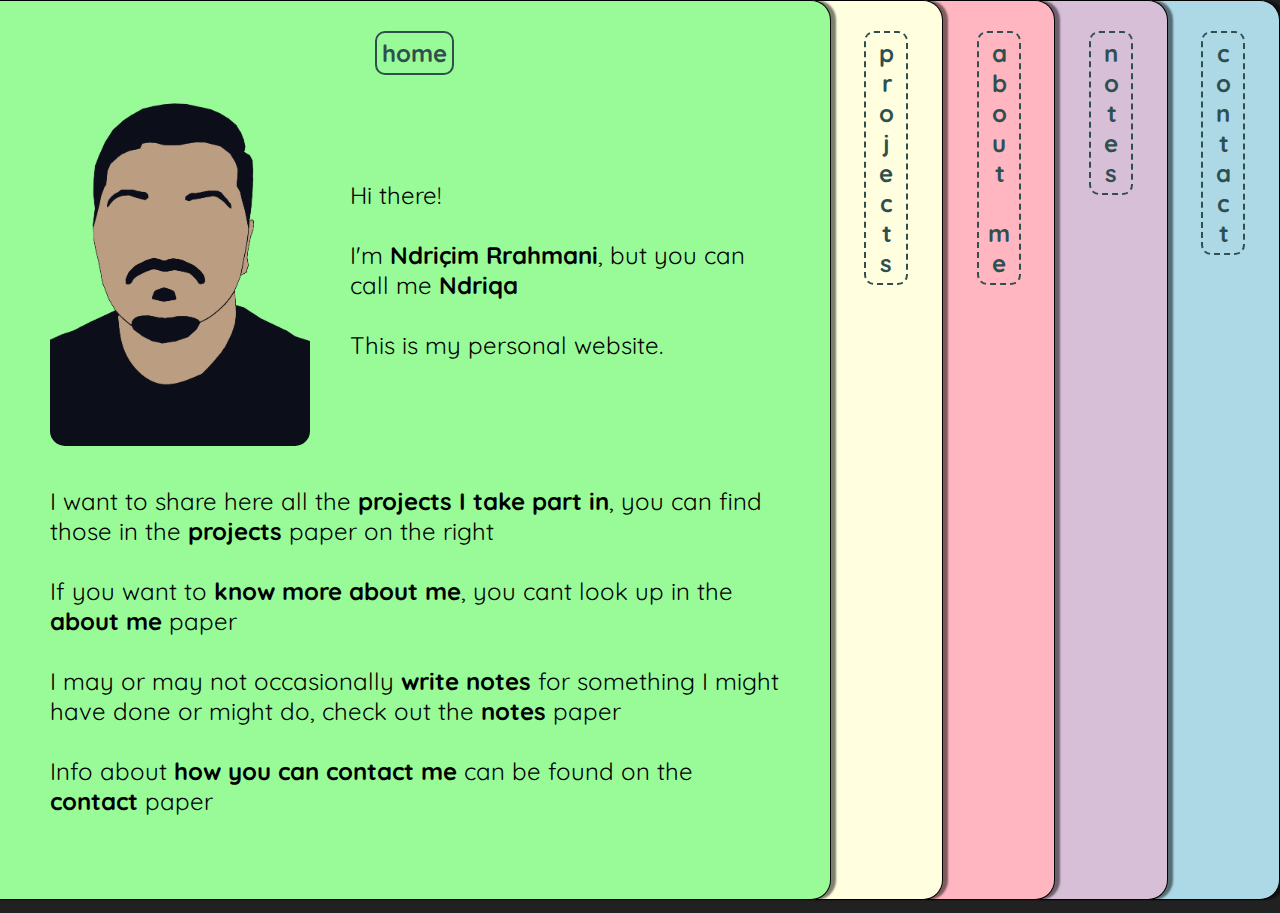
<file: index.html>
<!DOCTYPE html>
<html lang="en">

<head>
    <meta charset="UTF-8">
    <meta http-equiv="X-UA-Compatible" content="IE=edge">
    <meta name="viewport" content="width=device-width, initial-scale=1.0">
    <title>ndriqa</title>
    <link rel="stylesheet" href="./styles/style.css">
    <link rel="stylesheet" href="./styles/style_about.css">
    <link rel="stylesheet" href="./styles/style_projects.css">
    <link rel="stylesheet" href="./styles/style_notes.css">
    <link rel="stylesheet" href="./styles/style_contact.css">
    <link rel="icon" href="./assets/images/logo.png">
    <script src="./app/ClassWatcher.js"></script>
</head>

<body>
    <div class="folder">
        <div id="home" class="paper active" onclick="paperSelect(0)">
            <div class="title_holder horizontal_title">
                <p class="page_title">home</p>
            </div>
            <div class="page page_visible">
                <div id="introduction">
                    <div class="image">
                        <img src="./assets/images/vectorProfile.png" alt="my vector profile pic">
                    </div>
                    <div class="text">
                        <p>Hi there!</p>
                        <br>
                        <p>I'm <strong>Ndriçim Rrahmani</strong>, but you can call me <strong>Ndriqa</strong></p>
                        <br>
                        <p>This is my personal website. </p>
                    </div>
                </div>
                <div class="text">
                    <p>I want to share here all the <strong>projects I take part in</strong>, you can find those in the
                        <strong>projects</strong> paper on the right
                    </p>
                    <br>
                    <p>If you want to <strong>know more about me</strong>, you cant look up in the <strong>about
                            me</strong> paper</p>
                    <br>
                    <p>I may or may not occasionally <strong>write notes</strong> for something I might have done or
                        might do, check out the <strong>notes</strong> paper</p>
                    <br>
                    <p>Info about <strong>how you can contact me</strong> can be found on the <strong>contact</strong>
                        paper</p>
                </div>
            </div>
        </div>
        <div id="projects" class="paper" onclick="paperSelect(1)">
            <div class="title_holder">
                <p class="page_title">projects</p>
            </div>
            <div class="page">
                <div class="container">
                    <div class="project">
                        <h2 class="project_title">Color Picker
                            <ul class="project_tags">
                                <li class="tag">Android</li>
                                <li class="tag">Kotlin</li>
                                <li class="tag">Firebase</li>
                            </ul>
                        </h2>
                        <h3 class="project_description">
                            Android app to store favorite colors to your personal palette
                        </h3>
                        <a href="./projects/0008/colorpicker.html">Click here to see more</a>
                    </div>
                    <div class="project">
                        <h2 class="project_title">Godot Tileset Generator
                            <ul class="project_tags">
                                <li class="tag">Godot</li>
                                <li class="tag">Java</li>
                                <li class="tag">Tileset</li>
                            </ul>
                        </h2>
                        <h3 class="project_description">
                            Generate Godot Tileset using only 3-tile tileset
                        </h3>
                        <a href="./projects/0007/GodotTilesetGenerator.html">Click here to see more</a>
                    </div>
                    <div class="project">
                        <h2 class="project_title">Word Game: Asociacionet
                            <ul class="project_tags">
                                <li class="tag">HTML</li>
                                <li class="tag">CSS</li>
                                <li class="tag">JavaScript</li>
                            </ul>
                        </h2>
                        <h3 class="project_description">
                            Popular word game, mostly known from Kosovo's TV show Oxygen Show
                        </h3>
                        <a href="./projects/0006/Asociacionet.html">Click here to see more</a>
                    </div>
                    <div class="project">
                        <h2 class="project_title">School Tools
                            <ul class="project_tags">
                                <li class="tag">HTML</li>
                                <li class="tag">CSS</li>
                                <li class="tag">JavaScript</li>
                            </ul>
                        </h2>
                        <h3 class="project_description">
                            Some school tools to help students and teachers visialize their lessons </h3>
                        <a href="./projects/0005/schooltools.html">Click here to see more</a>
                    </div>
                    <div class="project">
                        <h2 class="project_title">fallingRain
                            <ul class="project_tags">
                                <li class="tag">Kotlin</li>
                            </ul>
                        </h2>
                        <h3 class="project_description">
                            A cool animation using Kotlin to simulate falling rain </h3>
                        <a href="./projects/0004FallingRain/fallingRain.html">Click here to see more</a>
                    </div>
                    <div class="project">
                        <h2 class="project_title">AgeApp
                            <ul class="project_tags">
                                <li class="tag">HTML</li>
                                <li class="tag">CSS</li>
                                <li class="tag">JavaScript</li>
                            </ul>
                        </h2>
                        <h3 class="project_description">
                            You can check out some interesting stats about your age.
                        </h3>
                        <a href="./projects/0003AgeApp/AgeApp.html">Click here to see more</a>
                    </div>
                    <div class="project">
                        <h2 class="project_title">ViziSquareFX
                            <ul class="project_tags">
                                <li class="tag">JavaFX</li>
                                <li class="tag">XML</li>
                            </ul>
                        </h2>
                        <h3 class="project_description">
                            Java/JavaFX app for kids to play around with multiplication table with nice visuals
                        </h3>
                        <a href="./projects/0002ViziSquareFX/ViziSquareFX.html">Click here to see more</a>
                    </div>
                    <div class="project">
                        <h2 class="project_title">rgbColors
                            <ul class="project_tags">
                                <li class="tag">Android</li>
                                <li class="tag">Kotlin</li>
                            </ul>
                        </h2>
                        <h3 class="project_description">
                            This is an android app made with Kotlin to showcase the use of sliders
                        </h3>
                        <a href="./projects/0001rgbcolors/rgbColors.html">Click here to see more</a>
                    </div>
                </div>
            </div>
        </div>
        <div id="about" class="paper" onclick="paperSelect(2)">
            <div class="title_holder">
                <p class="page_title">about me</p>
            </div>
            <div class="page">
                <div id="faqs">
                    <div class="faq opened" onclick="openAnswer(event)">
                        <p class="question">basic info...</p>
                        <ul class="answer">
                            <li>born on 5 november 1998.</li>
                            <li>raised with a passion for problem solving.</li>
                            <li>lived in gjilan for the majority of my life</li>
                            <li>went to "xhavit ahmeti" high school</li>
                            <li>studied computer sciences at university of prishtina</li>
                        </ul>
                    </div>
                    <div class="faq" onclick="openAnswer(event)">
                        <p class="question">what are some of my programming skills?</p>
                        <ul class="answer">
                            <li>kotlin, java, android</li>
                            <li>css, html, javascript.</li>
                            <li>sql, php</li>
                            <li>godot, gdscript</li>
                        </ul>
                    </div>
                    <div class="faq" onclick="openAnswer(event)">
                        <p class="question">what do i like to do outside of programming?</p>
                        <ul class="answer">
                            <li>i like to play valorant.</li>
                            <li>sometimes i craft things with small electronics.</li>
                            <li>i like drawing and creative stuff building.</li>
                            <li>also watch anime and read manga</li>
                        </ul>
                    </div>
                    <div class="faq" onclick="openAnswer(event)">
                        <p class="question">what are my strong points?</p>
                        <ul class="answer">
                            <li>critical thinking.</li>
                            <li>team player.</li>
                            <li>self dependent when needed.</li>
                            <li>always give credit where credit is due</li>
                        </ul>
                    </div>
                    <div class="faq" onclick="openAnswer(event)">
                        <p class="question">what are my pet peeves?</p>
                        <ul class="answer">
                            <li>people not giving credit credit.</li>
                            <li>excuses and not taking responsibility</li>
                            <li>loud sounds.</li>
                        </ul>
                    </div>
                    <div class="faq" onclick="openAnswer(event)">
                        <p class="question">what are my ambitions?</p>
                        <ul class="answer">
                            <li>leaving this world better than how i found it.</li>
                            <li>being the first to solve a world class problem</li>
                            <li>being at my best at all times</li>
                        </ul>
                    </div>
                    <div class="faq" onclick="openAnswer(event)">
                        <p class="question">what am i thankful for?</p>
                        <ul class="answer">
                            <li>my whole FAMILY for supporting me all the way through</li>
                            <li>my FRIENDS for making my life so much livelier and happier</li>
                            <li>each and everyone at TENTON for giving me the chance to prove myself, their time for anything i needed help with and much more</li>
                            <li>my PROFFESSORS for giving me the knowledge and helping me polish the work ethics to get into the industry</li>
                            <li>STACKOVERFLOW</li>
                            <li>GOOGLE</li>
                        </ul>
                    </div>
                </div>
            </div>
            <script src="./app/about.js"></script>
        </div>
        <div id="notes" class="paper" onclick="paperSelect(3)">
            <div class="title_holder">
                <p class="page_title">notes</p>
            </div>
            <div class="page">
                <div class="note_container">
                    <div id="shuffle" class="noselect" onclick="shuffleNotes()">
                        <p>shuffle notes &lt; &gt;</p>
                    </div>
                    <div class="hidden"></div>
                    <div class="note reddy noselect">
                        <div class="note_title">
                            Reddy
                        </div>
                        <div class="note_body">
                            This website is made entirely on pure HTML/CSS/JS using no frameworks. It goes to show how
                            much possibility is there to express your creativity
                        </div>
                    </div>
                    <div class="note greeny noselect">
                        <div class="note_title">
                            Greeny
                        </div>
                        <div class="note_body">
                            The titles of these notes were the same colors their backgrounds are cuz I'm too lazy to
                            think other ones. Creative, right?
                        </div>
                    </div>
                    <div class="note bluey noselect">
                        <div class="note_title">
                            Bluey
                        </div>
                        <div class="note_body">
                            Do you like this page? you can go into the "contact me" paper to tell me if you like it, I
                            would be glad to hear your thoughts!
                        </div>
                    </div>
                    <div class="note yellowy noselect">
                        <div class="note_title">
                            Yellowy
                        </div>
                        <div class="note_body">
                            I will probably write something important here, in the future, but I'll leave it like this
                            for a now. Don't forget to check out my other projects!
                        </div>
                    </div>
                </div>
            </div>
            <script src="./app/notes.js"></script>
        </div>
        <div id="contact" class="paper" onclick="paperSelect(4)">
            <div class="title_holder">
                <p class="page_title">contact</p>
            </div>
            <div class="page">
                <div class="card_holder">
                    <div class="card">
                        <div class="card_head">
                            <div class="card_img">
                                <img src="./assets/icons/email.png" alt="card icon">
                            </div>
                            <h3 class="card_title">email</h3>
                        </div>
                        <div class="card_body">
                            <p>If you want to directly contact me about anything, you can email me <a target="_blank"
                                    href="mailto::ndricimrrahmani@gmail.com">here</a>. I'll get back to you as soon as I
                                can!</p>
                        </div>
                    </div>
                    <div class="card">
                        <div class="card_head">
                            <div class="card_img">
                                <img src="./assets/icons/git.png" alt="git icon">
                            </div>
                            <h3 class="card_title">github</h3>
                        </div>
                        <div class="card_body">
                            <p>I try to share as many personal projects as I can on github, so, if you want you can
                                click <a target="_blank" href="https://www.github.com/ndriqa">here</a> to visit my
                                github page</p>
                        </div>
                    </div>
                    <div class="card">
                        <div class="card_head">
                            <div class="card_img">
                                <img src="./assets/icons/yt.png" alt="youtube icon">
                            </div>
                            <h3 class="card_title">youtube</h3>
                        </div>
                        <div class="card_body">
                            <p>I might occasionally make videos about a piece of software, art or something else
                                entirely. <a target="_blank" href="https://www.youtube.com/ndriqa">Here</a> is my
                                youtube channel</p>
                        </div>
                    </div>
                    <div class="card">
                        <div class="card_head">
                            <div class="card_img">
                                <img src="./assets/icons/tw.png" alt="twitter icon">
                            </div>
                            <h3 class="card_title">twitter</h3>
                        </div>
                        <div class="card_body">
                            <p><a target="_blank" href="https://www.twitter.com/ndriqimrrahmani">Here</a> is my twitter
                                account. I tweet sometimes, retweet most of the time, and also you can message me there,
                                if the email thing seems too formal for you</p>
                        </div>
                    </div>
                </div>
            </div>
        </div>
    </div>

    <script src="./app/app.js"></script>
</body>

</html>
</file>
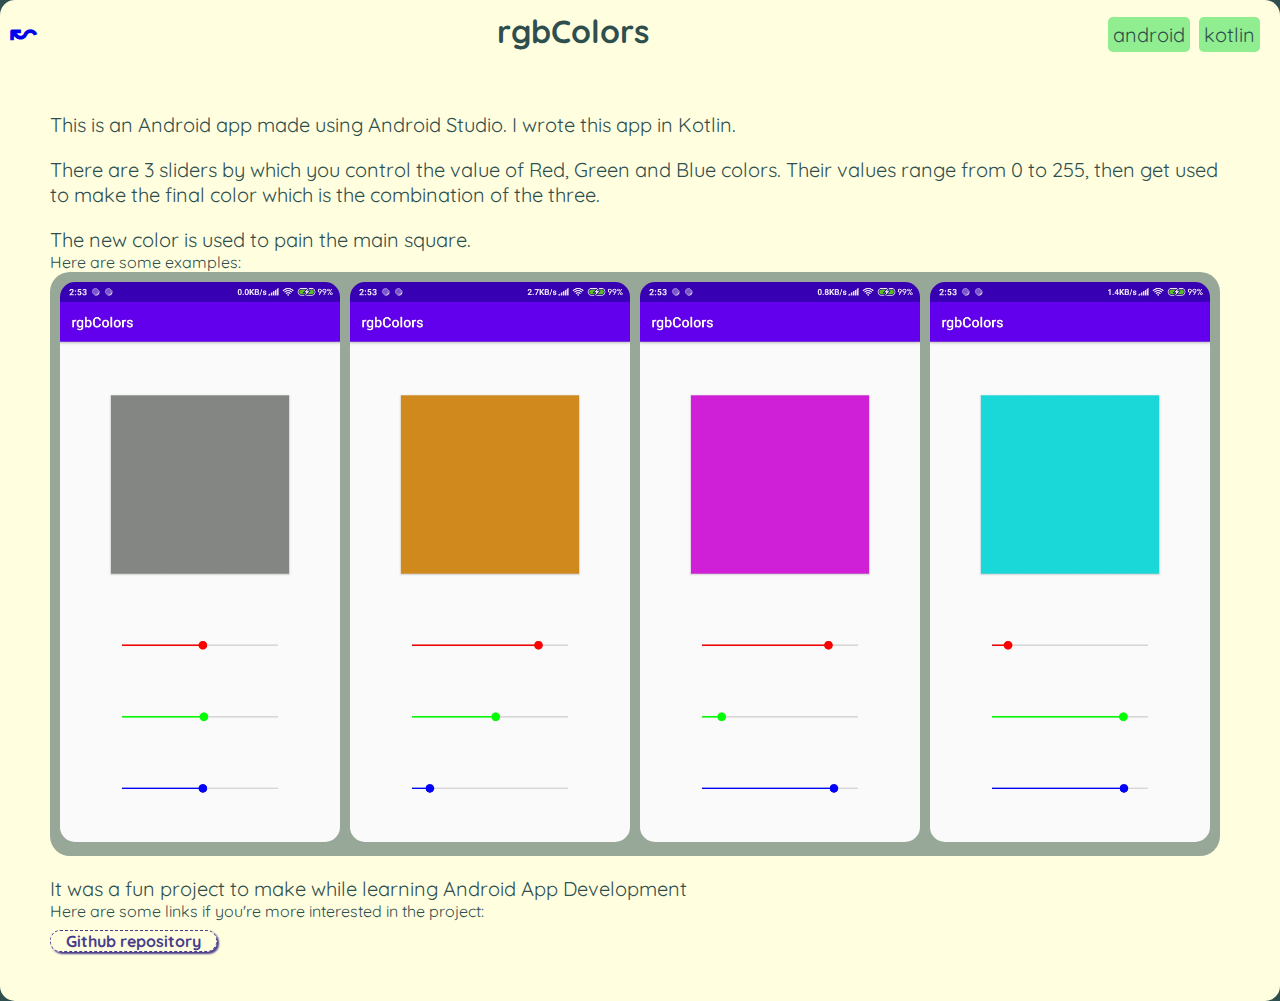
<file: projects/0001rgbcolors/rgbColors.html>
<!DOCTYPE html>
<html lang="en">

<head>
    <title>rgbColors</title>
    <link rel="icon" href="../../assets/images/logo.png">
    <meta charset="utf-8">
    <meta name="viewport" content="width=device-width, initial-scale=1">
    <link rel="stylesheet" href="../0000project/proj.css">
    <script src="../0000project/proj.js"></script>
</head>

<body>
    <main>
        <div class="project">
            <h1 class="title">
                <a href="../../index.html">&#x219C;</a>    
                rgbColors 
                <ul class="tags">
                    <li class="tag">android</li>
                    <li class="tag">kotlin</li>
                </ul>
            </h1>
            
            <div class="page">
                <p>This is an Android app made using Android Studio. 
                    I wrote this app in Kotlin.
                </p>
                <p>There are 3 sliders by which you control the value of Red, Green and Blue colors.
                    Their values range from 0 to 255, then get used to make the final color which is the combination of the three.
                </p>
                <p>The new color is used to pain the main square.</p>
    
                <label for="images">Here are some examples:</label>
                <div id="images" class="images">
                    <div onclick="imageClick(event)" class="img"><img src="./1.jpg" alt="example pic"></div>
                    <div onclick="imageClick(event)" class="img"><img src="./2.jpg" alt="example pic"></div>
                    <div onclick="imageClick(event)" class="img"><img src="./3.jpg" alt="example pic"></div>
                    <div onclick="imageClick(event)" class="img"><img src="./4.jpg" alt="example pic"></div>
                </div>
                <p>It was a fun project to make while learning Android App Development</p>
                
                <label for="links">Here are some links if you're more interested in the project: </label>
                <ul id="links">
                    <li><a href="https://github.com/ndriqa/rgbColors" target="_blank">Github repository</a></li>
                </ul>    
            </div>
        </div>
    </main>
</body>

</html>
</file>
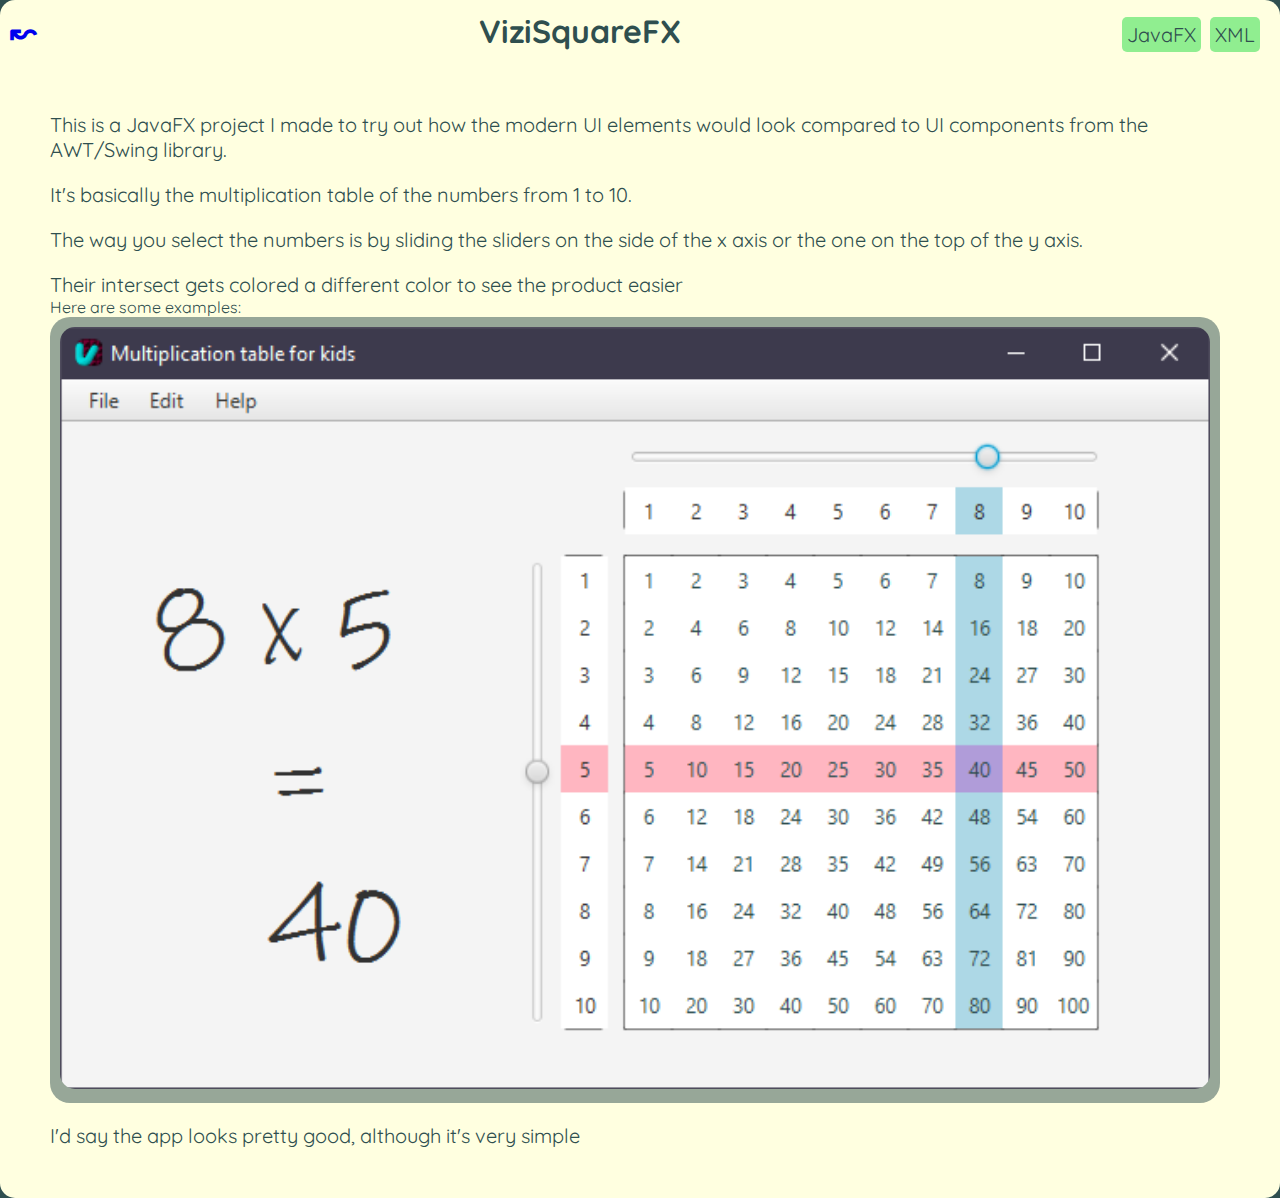
<file: projects/0002ViziSquareFX/ViziSquareFX.html>
<!DOCTYPE html>
<html lang="en">

<head>
    <title>ViziSquareFX</title>
    <link rel="icon" href="../../assets/images/logo.png">
    <meta charset="utf-8">
    <meta name="viewport" content="width=device-width, initial-scale=1">
    <link rel="stylesheet" href="../0000project/proj.css">
    <script src="../0000project/proj.js"></script>
</head>

<body>
    <main>
        <div class="project">
            <h1 class="title">
                <a href="../../index.html">&#x219C;</a>    
                ViziSquareFX 
                <ul class="tags">
                    <li class="tag">JavaFX</li>
                    <li class="tag">XML</li>
                </ul>
            </h1>
            
            <div class="page">
                <p>This is a JavaFX project I made to try out how the modern UI elements would look
                    compared to UI components from the AWT/Swing library.
                </p>
                <p>It's basically the multiplication table of the numbers from 1 to 10.</p>
                <p>The way you select the numbers is by sliding the sliders on the side of the x 
                    axis or the one on the top of the y axis. 
                </p>
                <p>Their intersect gets colored a different color to see the product easier</p>
        
                <label for="images">Here are some examples:</label>
                <div id="images" class="images">
                    <div onclick="imageClick(event)" class="img"><img src="./example.png" alt="example pic"></div>
                </div>
                
                <p>I'd say the app looks pretty good, although it's very simple</p>
            </div>
        </div>
    </main>
</body>

</html>
</file>
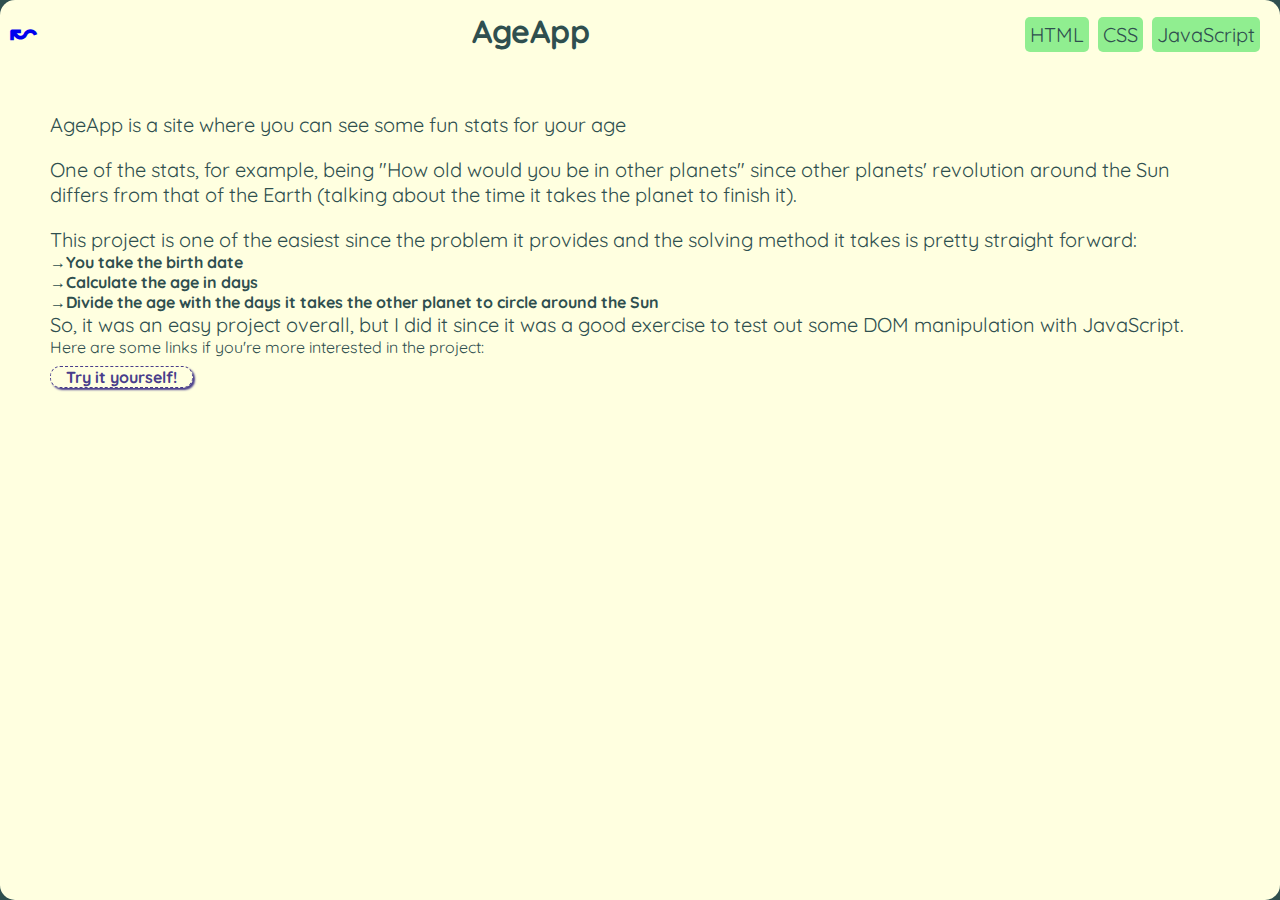
<file: projects/0003AgeApp/AgeApp.html>
<!DOCTYPE html>
<html lang="en">

<head>
    <title>AgeApp</title>
    <link rel="icon" href="../../assets/images/logo.png">
    <meta charset="utf-8">
    <meta name="viewport" content="width=device-width, initial-scale=1">
    <link rel="stylesheet" href="../0000project/proj.css">
    <script src="../0000project/proj.js"></script>
</head>

<body>
    <main>
        <div class="project">
            <h1 class="title">
                <a href="../../index.html">&#x219C;</a>    
                AgeApp 
                <ul class="tags">
                    <li class="tag">HTML</li>
                    <li class="tag">CSS</li>
                    <li class="tag">JavaScript</li>
                </ul>
            </h1>
            
            <div class="page">
                <p>AgeApp is a site where you can see some fun stats for your age</p>
                <p>One of the stats, for example, being "How old would you be in other planets" since
                    other planets' revolution around the Sun differs from that of the Earth
                    (talking about the time it takes the planet to finish it).
                </p>
                <p>This project is one of the easiest since the problem it provides and the solving method it takes
                    is pretty straight forward:
                </p>
                <ul class="list">
                    <li>You take the birth date</li>
                    <li>Calculate the age in days</li>
                    <li>Divide the age with the days it takes the other planet to circle around the Sun</li>
                </ul>
                <p>So, it was an easy project overall, but I did it since it was a good exercise
                    to test out some DOM manipulation with JavaScript.
                </p>
        
                <label for="links">Here are some links if you're more interested in the project: </label>
                <ul id="links">
                    <li><a href="http://ageapp.ndriqa.com" target="_blank">Try it yourself!</a></li>
                </ul>    
            </div>
        </div>
    </main>
</body>

</html>
</file>
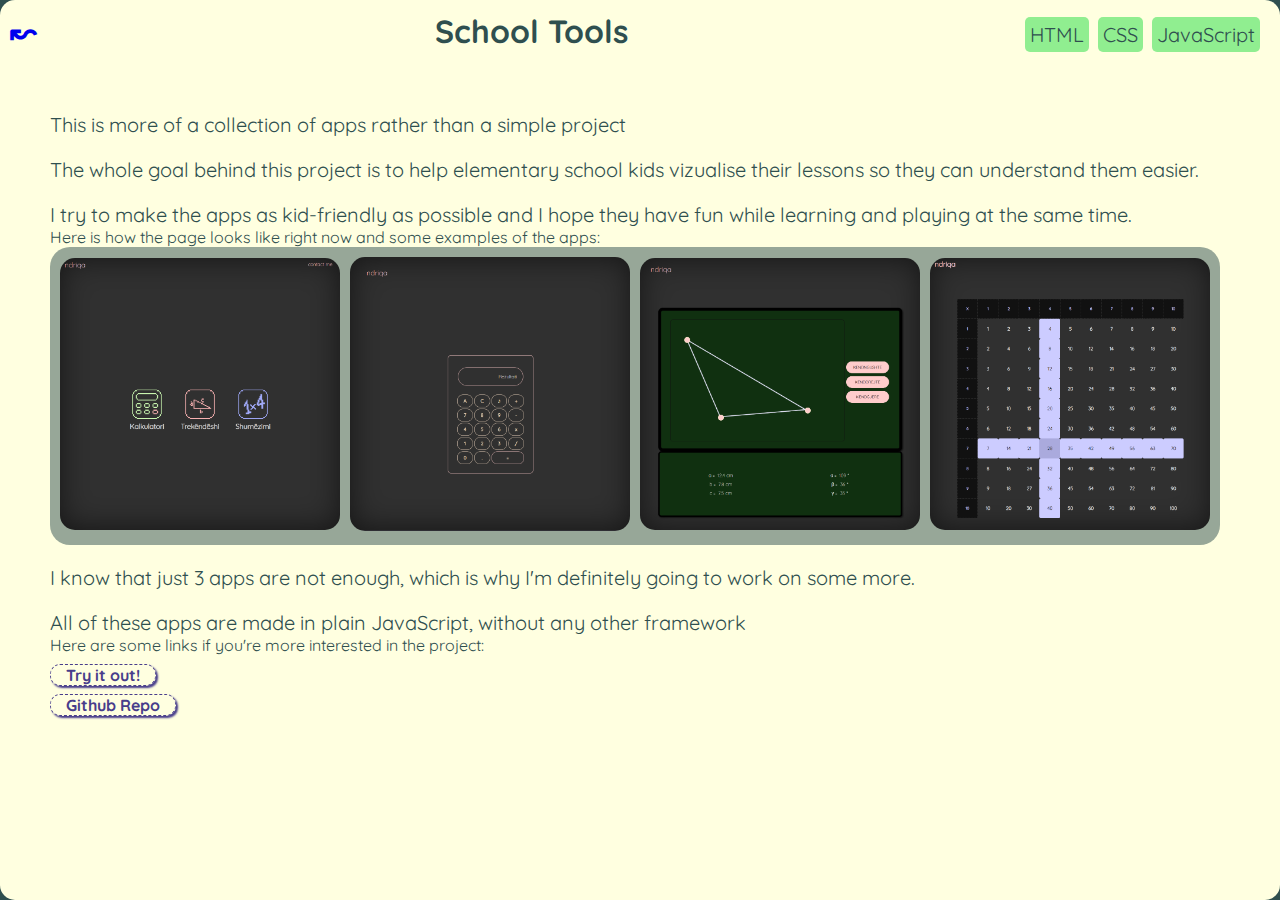
<file: projects/0005/schooltools.html>
<!DOCTYPE html>
<html lang="en">

<head>
    <title>School Tools</title>
    <link rel="icon" href="../../assets/images/logo.png">
    <meta charset="utf-8">
    <meta name="viewport" content="width=device-width, initial-scale=1">
    <link rel="stylesheet" href="../0000project/proj.css">
    <script src="../0000project/proj.js"></script>
</head>

<body>
    <main>
        <div class="project">
            <h1 class="title">
                <a href="../../index.html">&#x219C;</a>    
                School Tools 
                <ul class="tags">
                    <li class="tag">HTML</li>
                    <li class="tag">CSS</li>
                    <li class="tag">JavaScript</li>
                </ul>
            </h1>
            
            <div class="page">
                <p>This is more of a collection of apps rather than a simple project</p>
                <p>The whole goal behind this project is to help elementary school kids vizualise their lessons 
                    so they can understand them easier.
                </p>
                <p>I try to make the apps as kid-friendly as possible and I hope they have fun while learning and 
                    playing at the same time.
                </p>
        
                <label for="images">Here is how the page looks like right now and some examples of the apps:</label>
                <div id="images" class="images">
                    <div onclick="imageClick(event)" class="img"><img src="./example1.png" alt="example pic"></div>
                    <div onclick="imageClick(event)" class="img"><img src="./example2.png" alt="example pic"></div>
                    <div onclick="imageClick(event)" class="img"><img src="./example3.png" alt="example pic"></div>
                    <div onclick="imageClick(event)" class="img"><img src="./example4.png" alt="example pic"></div>
                </div>

                <p>I know that just 3 apps are not enough, which is why I'm definitely going to work
                    on some more.
                </p>
                <p>All of these apps are made in plain JavaScript, without any other framework</p>
    
                <label for="links">Here are some links if you're more interested in the project: </label>
                <ul id="links">
                    <li><a href="http://tools.ndriqa.com" target="_blank">Try it out!</a></li>
                    <li><a href="https://github.com/ndriqa/school-tools" target="_blank">Github Repo</a></li>
                </ul>    
            </div>
        </div>
    </main>
</body>

</html>
</file>
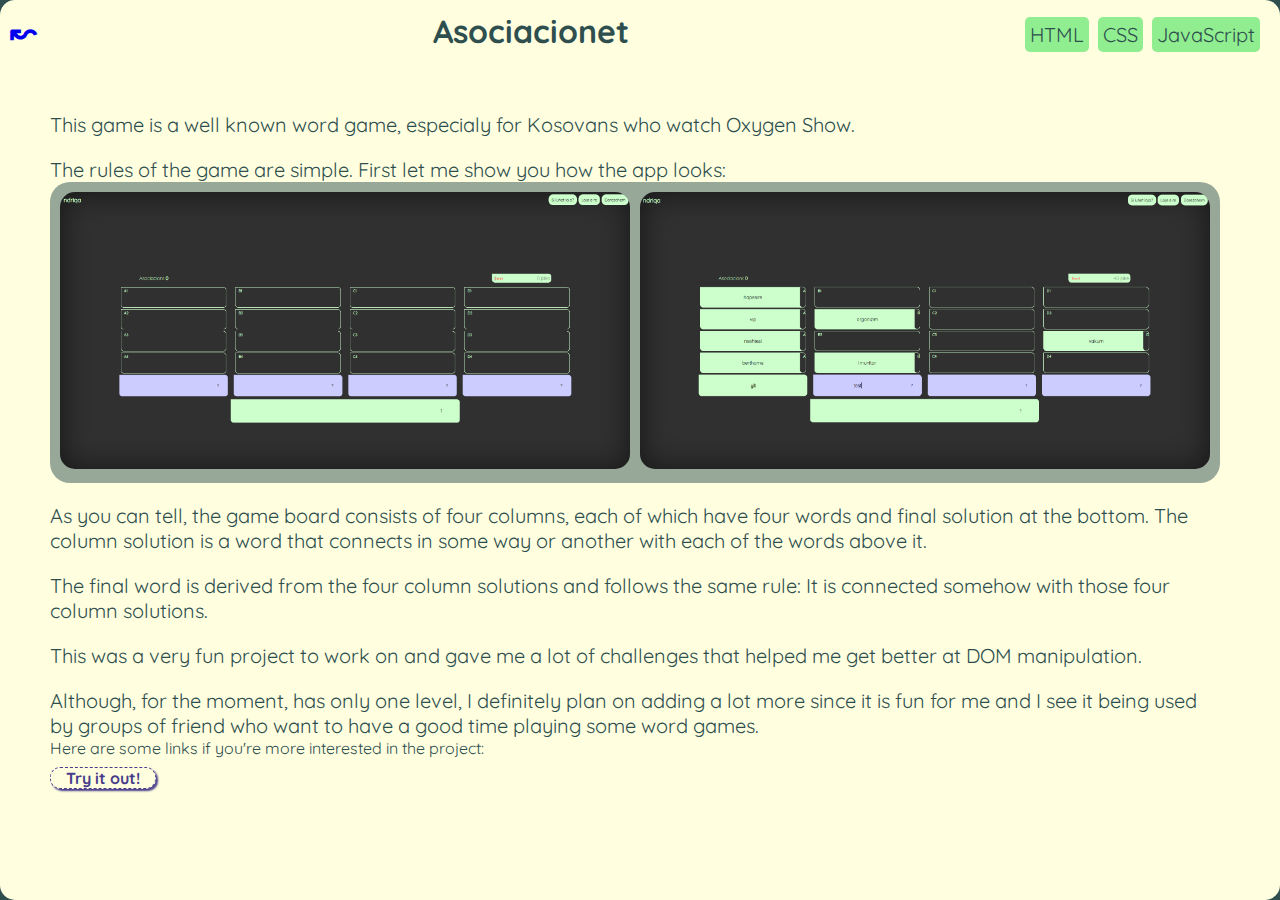
<file: projects/0006/Asociacionet.html>
<!DOCTYPE html>
<html lang="en">

<head>
    <title>Asociacionet</title>
    <link rel="icon" href="../../assets/images/logo.png">
    <meta charset="utf-8">
    <meta name="viewport" content="width=device-width, initial-scale=1">
    <link rel="stylesheet" href="../0000project/proj.css">
    <script src="../0000project/proj.js"></script>
</head>

<body>
    <main>
        <div class="project">
            <h1 class="title">
                <a href="../../index.html">&#x219C;</a>
                Asociacionet
                <ul class="tags">
                    <li class="tag">HTML</li>
                    <li class="tag">CSS</li>
                    <li class="tag">JavaScript</li>
                </ul>
            </h1>

            <div class="page">
                <p>This game is a well known word game, especialy for Kosovans who watch
                    Oxygen Show.
                </p>
                <p>The rules of the game are simple. <label for="images">First
                        let me show you how the app looks:
                    </label></p>
                        <div id="images" class="images">
                    <div onclick="imageClick(event)" class="img"><img src="./example1.png" alt="example pic"></div>
                    <div onclick="imageClick(event)" class="img"><img src="./example2.png" alt="example pic"></div>
                </div>
                <p>As you can tell, the game board consists of four columns, each of which have four
                    words and final solution at the bottom. The column solution is a word that
                    connects in some way or another with each of the words above it.
                </p>
                <p>The final word is derived from the four column solutions and follows the same rule: It is
                    connected somehow with those four column solutions.
                </p>
                <p>This was a very fun project to work on and gave me a lot of challenges that helped me get
                    better at DOM manipulation.
                </p>
                <p>Although, for the moment, has only one level, I definitely plan on adding a lot more
                    since it is fun for me and I see it being used by groups of friend who want to have a
                    good time playing some word games.
                </p>
    
                <label for="links">Here are some links if you're more interested in the project: </label>
                <ul id="links">
                    <li><a href="http://fjalet.ndriqa.com" target="_blank">Try it out!</a></li>
                </ul>
            </div>
        </div>
    </main>
</body>

</html>
</file>
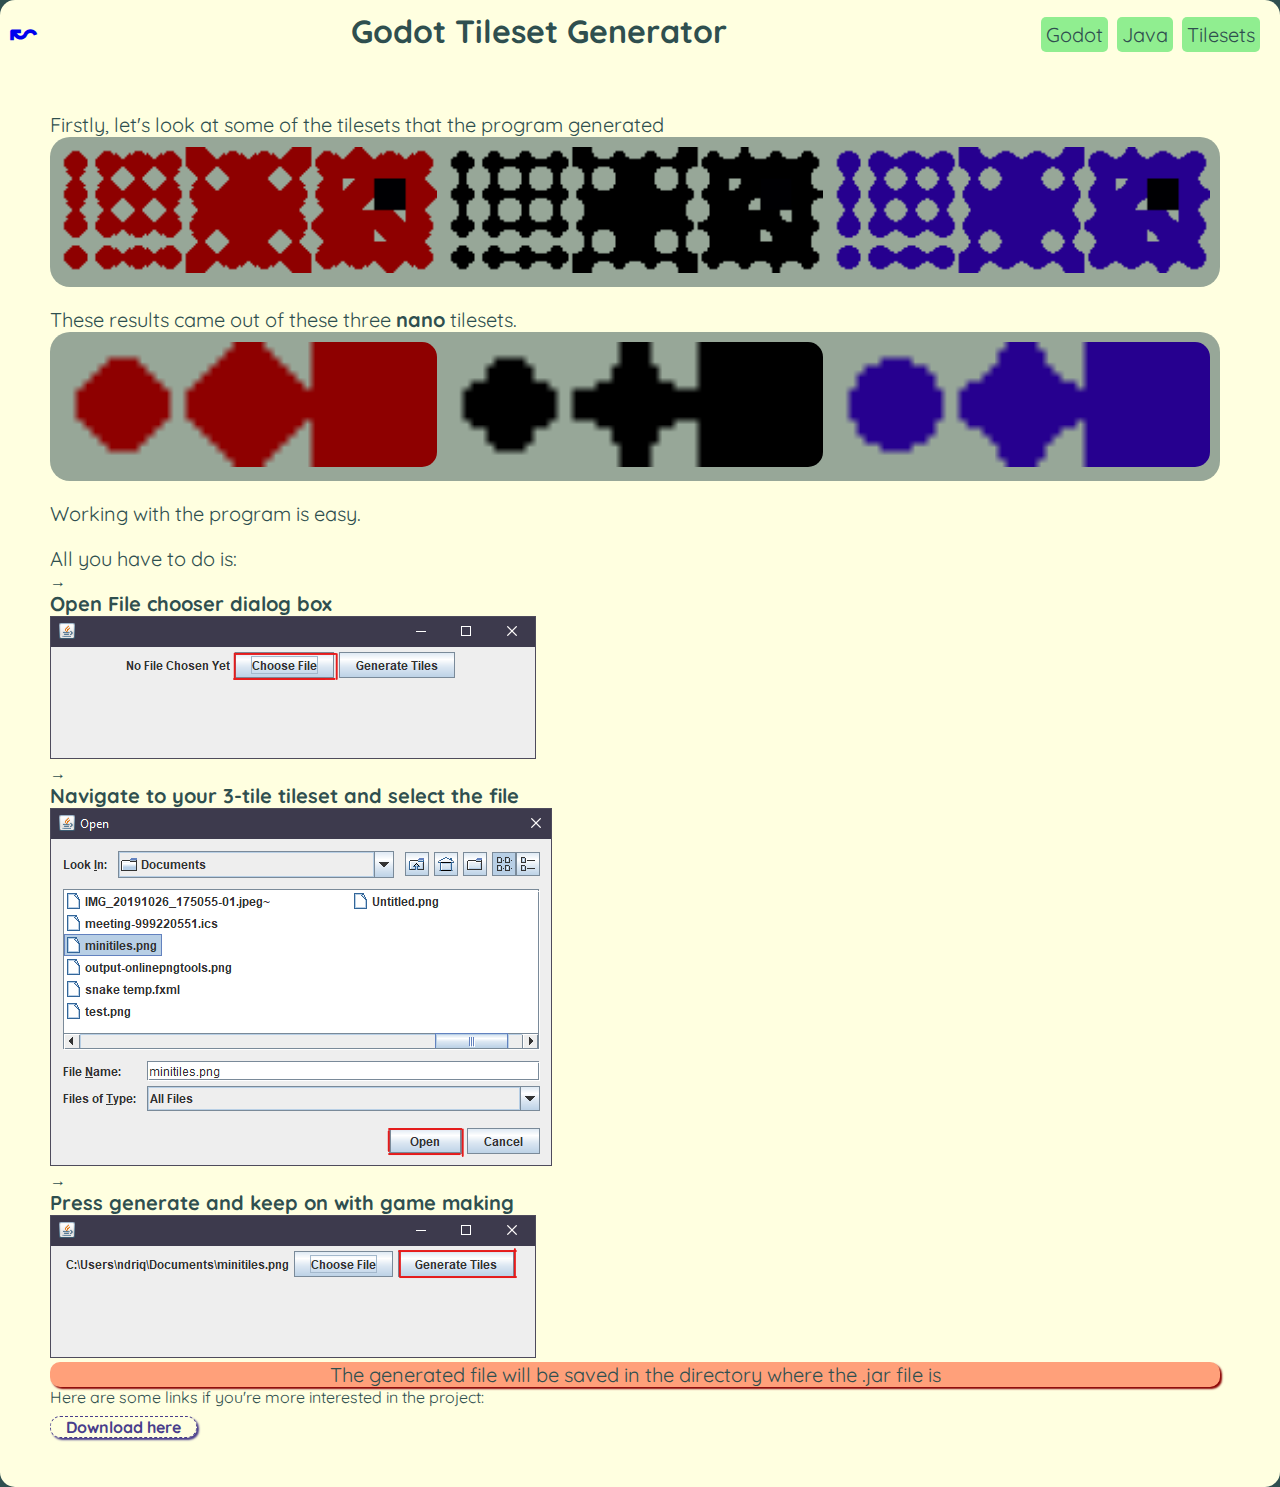
<file: projects/0007/GodotTilesetGenerator.html>
<!DOCTYPE html>
<html lang="en">

<head>
    <title>Godot Tileset Generator</title>
    <link rel="icon" href="../../assets/images/logo.png">
    <meta charset="utf-8">
    <meta name="viewport" content="width=device-width, initial-scale=1">
    <link rel="stylesheet" href="../0000project/proj.css">
    <script src="../0000project/proj.js"></script>
</head>

<body>
    <main>
        <div class="project">
            <h1 class="title">
                <a href="../../index.html">&#x219C;</a>
                Godot Tileset Generator
                <ul class="tags">
                    <li class="tag">Godot</li>
                    <li class="tag">Java</li>
                    <li class="tag">Tilesets</li>
                </ul>
            </h1>

            <div class="page">
                <p>Firstly, let's look at some of the tilesets <label for="images">that the program generated</label>
                </p>
                <div id="images" class="images">
                    <div class="img"><img onclick="imageClick(event)" src="./example1.png" alt="example pic"></div>
                    <div class="img"><img onclick="imageClick(event)" src="./example2.png" alt="example pic"></div>
                    <div class="img"><img onclick="imageClick(event)" src="./example3.png" alt="example pic"></div>
                </div>
                <p>These results came out of these three <strong>nano</strong> tilesets.</p>
                <div id="images" class="images">
                    <div class="img"><img onclick="imageClick(event)" src="./mini1.png" alt="example pic"></div>
                    <div class="img"><img onclick="imageClick(event)" src="./mini2.png" alt="example pic"></div>
                    <div class="img"><img onclick="imageClick(event)" src="./mini3.png" alt="example pic"></div>
                </div>

                <p>Working with the program is easy.</p>
                <p>All you have to do is: </p>
                <ul class="list">
                    <li>
                        <p>Open File chooser dialog box</p>
                        <img src="./tut1.png" alt="tutorial 1">
                    </li>
                    <li>
                        <p>Navigate to your 3-tile tileset and select the file</p>
                        <img src="./tut2.png" alt="tutorial 1">
                    </li>
                    <li>
                        <p>Press generate and keep on with game making</p>
                        <img src="./tut3.png" alt="tutorial 1">
                    </li>
                </ul>

                <p class="warning">The generated file will be saved in the directory where the .jar file is
                </p>

                <label for="links">Here are some links if you're more interested in the project: </label>
                <ul id="links">
                    <li><a href="https://github.com/ndriqa/NanoTilesGodot" target="_blank">Download here</a></li>
                </ul>
            </div>
        </div>
    </main>
</body>

</html>
</file>
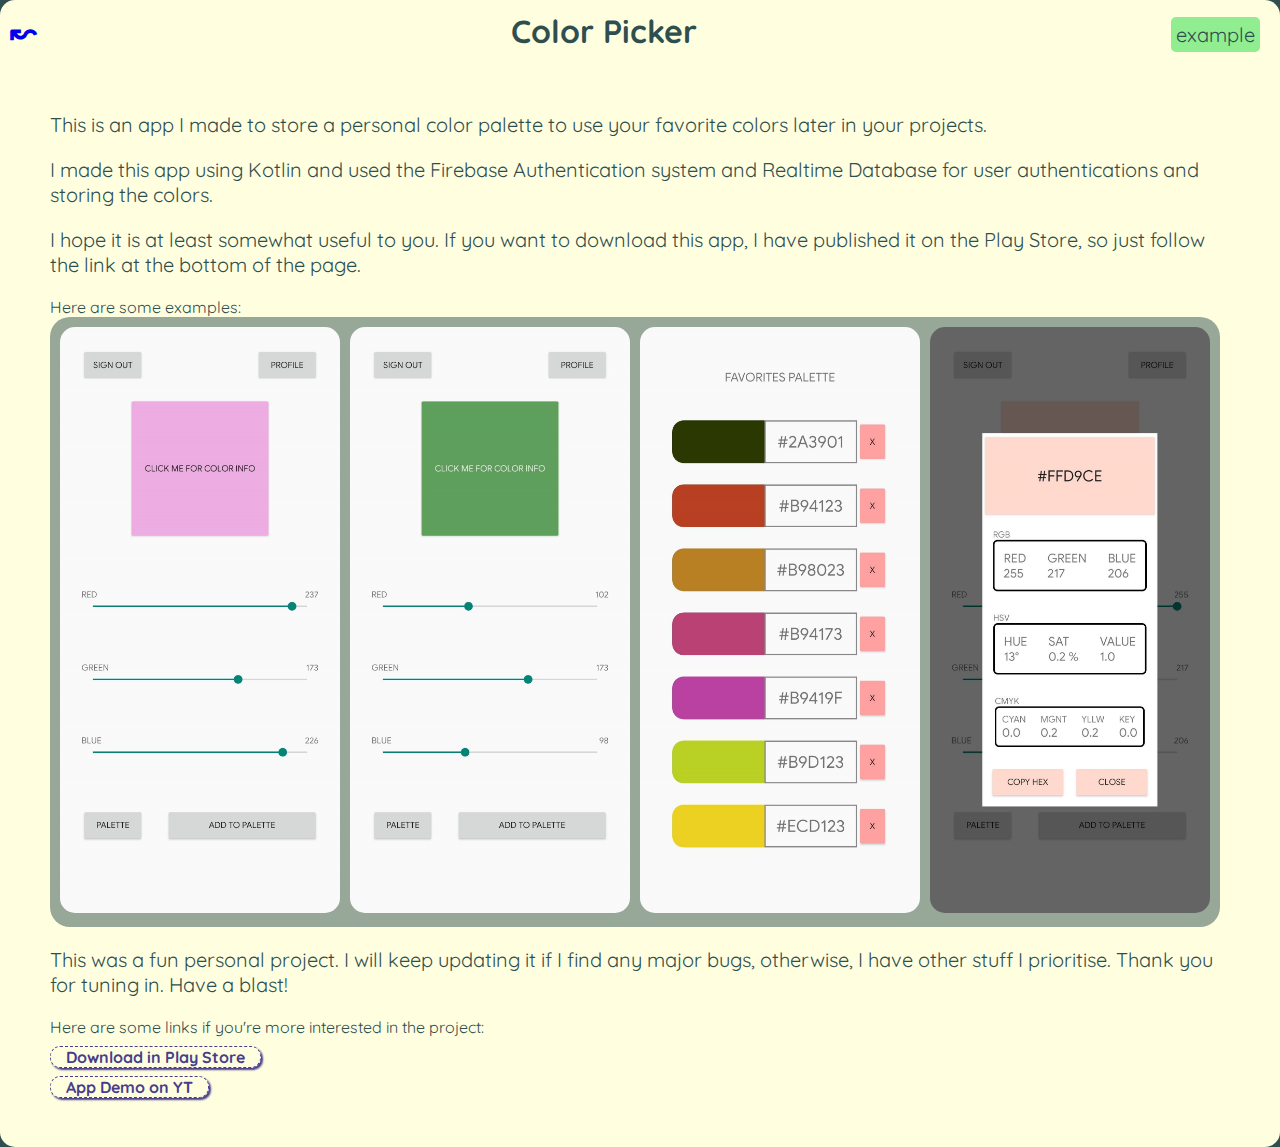
<file: projects/0008/colorpicker.html>
<!DOCTYPE html>
<html lang="en">

<head>
    <title>Color Picker</title>
    <link rel="icon" href="../../assets/images/logo.png">
    <meta charset="utf-8">
    <meta name="viewport" content="width=device-width, initial-scale=1">
    <link rel="stylesheet" href="../0000project/proj.css">
    <script src="../0000project/proj.js"></script>
</head>

<body>
    <main>
        <div class="project">
            <h1 class="title">
                <a href="../../index.html">&#x219C;</a>    
                Color Picker 
                <ul class="tags">
                    <li class="tag">example</li>
                </ul>
            </h1>
            
            <div class="page">
                <p>This is an app I made to store a personal color palette to use your favorite colors later in your projects.</p>
                <p>I made this app using Kotlin and used the Firebase Authentication system and Realtime Database for user authentications and storing the colors.</p>
                <p>I hope it is at least somewhat useful to you. If you want to download this app, I have published it on the Play Store, so just follow the link at the bottom of the page.</p>
                <p></p>

                <label for="images">Here are some examples:</label>
                <div id="images" class="images">
                    <div onclick="imageClick(event)" class="img"><img src="./1.jpg" alt="example pic"></div>
                    <div onclick="imageClick(event)" class="img"><img src="./2.jpg" alt="example pic"></div>
                    <div onclick="imageClick(event)" class="img"><img src="./3.jpg" alt="example pic"></div>
                    <div onclick="imageClick(event)" class="img"><img src="./4.jpg" alt="example pic"></div>
                </div>
                
                <p>This was a fun personal project. I will keep updating it if I find any major bugs, otherwise, I have other stuff I prioritise. Thank you for tuning in. Have a blast!</p>
                <p></p>

                <label for="links">Here are some links if you're more interested in the project: </label>
                <ul id="links">
                    <li><a href="https://play.google.com/store/apps/details?id=com.ndriqa.colorpicker" target="_blank">Download in Play Store</a></li>
                    <li><a href="https://youtu.be/fWolqYQzh_M" target="_blank">App Demo on YT</a></li>
                </ul>    
            </div>
        </div>
    </main>
</body>

</html>
</file>
<file: styles/style.css>
@import url('https://fonts.googleapis.com/css2?family=Quicksand:wght@300;400;500;600;700&display=swap');
@import url('https://fonts.googleapis.com/css2?family=Patrick+Hand&display=swap');

:root {
    --my-dark: #212121;
}

* {
    padding: 0;
    margin: 0;
    box-sizing: border-box;
    font-family: 'Quicksand', sans-serif;
}

html {
    overflow: hidden;
}

body {
    width: 100%;
    height: 100vh;
    background-color: var(--my-dark);
}

.folder {
    width: 100%;
    min-height: 100vh;
    display: flex;
    align-items: stretch;
    justify-content: stretch;
}

.paper {
    position: relative;
    border: 1px solid black;
    border-left: none;
    flex: 1;
    transition: flex 0.5s cubic-bezier(0.5, 0, 0, 1);
    box-sizing: border-box;
}

.active {
    flex: 15;
}

.page {
    display: none;
    position: relative;
    height: 100%;
}

.clickable {
    cursor: pointer;
    transition: all 0.5s cubic-bezier(0.5, 0, 0, 1);
}

.clickable:hover {
    box-shadow: 10px 0px 4px rgba(0, 0, 0, 0.5);
}

#home {
    background-color: palegreen;
    z-index: 5;
}

#projects {
    background-color: lightyellow;
    z-index: 4;
}

#about {
    background-color: lightpink;
    z-index: 3;
}

#notes {
    background-color: thistle;
    z-index: 2;
}

#contact {
    background-color: lightblue;
    z-index: 1;
}

.title_holder {
    width: 100%;
    display: flex;
    justify-content: center;
    align-items: center;
    writing-mode: vertical-rl;
    user-select: none;
    transition: all 0.5s cubic-bezier(0.5, 0, 0, 1);
}

.page_title {
    font-size: 1.5em;
    word-wrap: break-all;
    color: darkslategrey;
    text-orientation: upright;
    border: 2px dashed darkslategrey;
    border-radius: 10px;
    padding: 5px 5px;
    font-weight: bold;
}

.active .title_holder {
    animation-name: title_animation_start;
    animation-duration: 0.25s;
}

.active .title_holder .page_title {
    border: 2px solid darkslategrey;
}

@keyframes title_animation_start {
    0% {
        opacity: 1;
    }
    100% {
        opacity: 0;
    }
}

.horizontal_title {
    writing-mode: horizontal-tb;
    animation-name: title_animation_end;
}

@keyframes title_animation_end {
    0% {
        opacity: 0;
    }
    100% {
        opacity: 1;
    }
}


/* For mobiles: */
@media only screen and (max-width: 768px) {
    body {
        overflow-y: auto;
    }
    .page_title {
        font-size: 1.25rem;
    }
    .title_holder {
        writing-mode: horizontal-tb;
    }
    .folder {
        flex-direction: column;
    }
    .paper {
        border-top-right-radius: 0;
        border-bottom-left-radius: 20px;
        border-bottom-right-radius: 20px;
        margin-top: -20px;
        box-shadow: 0px 5px 2px rgba(0, 0, 0, 0.5);
        padding: 15px;
        padding-top: 30px;
    }
    .text {
        font-size: 1.25rem;
    }
    #introduction {
        flex-direction: column;
    }
    .image {
        align-self: center;
    }
}

/*Desktop*/
@media only screen and (min-width: 769px) {
    .page_title {
        font-size: 1.5rem;
    }
    .folder {
        flex-direction: row;
    }
    .paper {
        border-left: none;
        border-top-right-radius: 20px;
        border-bottom-right-radius: 20px;
        margin-left: -20px;
        box-shadow: 5px 0px 2px rgba(0, 0, 0, 0.5);
        padding: 30px;
        padding-left: 50px;
    }
    .text {
        font-size: 1.5rem;
    }
}

.page_visible {
    display: block;
    animation-name: page_visible_animation;
    animation-duration: 0.5s;
}

@keyframes page_visible_animation {
    0% {
        opacity: 0;
    }
    100% {
        opacity: 1;
    }
}

#introduction {
    display: flex;
}

.image {
    max-width: 300px;
    flex: 1;
    padding: 20px;
    border-radius: 20px;
}

img {
    width: 100%;
    height: 100%;
    border-radius: 15px;
    object-fit: cover;
}

.text {
    flex: 1;
    display: flex;
    flex-direction: column;
    justify-content: center;
    align-items: flex-start;
    padding: 20px;
}

#links {
    display: flex;
    position: absolute;
    bottom: 30px;
    width: 100%;
    justify-content: space-evenly;
}

.link img {
    width: 64px;
    height: 64px;
    transition: all 0.25s cubic-bezier(0.5, 0, 0, 1);
}
.link img:hover {
    box-shadow: 2px 2px 4px var(--my-dark);
}
</file>
<file: styles/style_about.css>
#about .page_visible {
    padding-top: 50px;
    display: flex;
    justify-content: center;
    align-items: flex-start;
}

#faqs {
    width: 80%;
    height: 75%;
    padding: 50px;
    overflow-y: auto;
}

.faq * {
    font-family: 'Patrick Hand', cursive;
    font-style: italic;
    font-size: 1.5rem;
}

.faq {
    cursor: pointer;
    user-select: none;
    border-radius: 15px;
    transition: all 0.2s ease-in;
}

.faq:hover{
    background-color: #ffffff60;
}

.faq + .faq{
    margin-top: 20px;
}


.question {
    background-color: #ffffff50;
    padding: 5px 10px;
    border-radius: 15px;
}

.answer {
    display: none;
    padding: 20px;
    background-color: #00000030;
    border-bottom-left-radius: 15px;
    border-bottom-right-radius: 15px;
    transition: all 0.3s ease-in;
}

.opened .question {
    border-bottom-left-radius: 0;
    border-bottom-right-radius: 0;
}

.opened .answer{
    display: block !important;
}

.faq ul {
    list-style: square;
    list-style-position: inside;

}

@media only screen and (max-width: 768px) {
    #about .page_visible {
        padding-top: 20px;
    }
    
    #faqs {
        width: 100%;
        padding: 15px;
    }
    
}
</file>
<file: styles/style_projects.css>
#projects .page {
    padding: 10%;
}

#projects .container {
    overflow-y: scroll;
    width: 100%;
    height: 75vh;
    scrollbar-gutter: stable;
    padding: 10px;
}

::-webkit-scrollbar {
    width: 10px;
}

/* Track */
::-webkit-scrollbar-track {
    background: gainsboro;
    border-radius: 5px;
}

/* Handle */
::-webkit-scrollbar-thumb {
    background: slategray;
    border-radius: 5px;
}

/* Handle on hover */
::-webkit-scrollbar-thumb:hover {
    background: darkslategray;
}

.project {
    width: 100%;
    padding: 5px;
    border-radius: 10px;
    border: 2px dashed darkslategray;
    box-shadow: 2px 2px 2px darkslategray;
}


.project + .project {
    margin-top: 30px;
}

.project_title {
    width: 100%;
    display: flex;
    justify-content: space-between;
    align-items: center;
    border-bottom: 2px dashed darkslategray;
    padding-bottom: 5px;
    color: darkslategray;
}

.project_tags {
    list-style: none;
    display: inline-block;
    font-size: 1rem;
}

.project_title + * {
    margin-top: 10px;
}

.project_tags li {
    display: inline-block;
    padding: 5px;
    border-radius: 5px;
    color: darkslategray;
    background-color: lightgreen;
}

.project_description {
    font-weight: normal;
}

.project:hover {
    cursor: default;
    border: 2px solid darkslategray;
    box-shadow: 2px 2px 4px darkslategray;
}

.project:hover .project_title {
    border-bottom: 2px solid darkslategray;
}

.project:hover a{
    opacity: 1;
}

.project a {
    text-decoration: none;
    display: block;
    padding: 0px 5px;
    margin-top: 10px;
    border-radius: 5px;
    width: 100%;
    text-align: center;
    color: lightyellow;
    background-color: lightslategray;
    opacity: 0.5;
}

/* For mobiles: */
@media only screen and (max-width: 768px) {
    .project_tags {
        display: none;
    }
}

/*Desktop*/
@media only screen and (min-width: 769px) {
    
}
</file>
<file: styles/style_notes.css>
.note_container {
    width: 100%;
    height: 100%;
    padding: 50px;
    position: relative;
    overflow: hidden;
}

.note {
    position: absolute;
    width: 300px;
    height: 300px;
    box-shadow: 2px 2px 2px darkslategray;
    transition: all 0.2s ease-in;
}

.note:hover {
    box-shadow: 4px 4px 8px darkslategray;
}

.note_title {
    background-color: #8080800F;
    text-align: center;
    padding: 20px 0px;
}

.note_body {
    padding: 20px;
    text-align: center;
    text-overflow: clip;
}

.reddy {
    background-color: lightsalmon;
    
}

.greeny {
    background-color: lightgreen;
}

.bluey {
    background-color: lightskyblue;
}

.yellowy {
    background-color: lightyellow;
}

#shuffle {
    position: absolute;
    z-index: 100;
    right: 0;
    color: darkslategray;
    background-color: rgba(71, 61, 139, 0.3);
    width: fit-content;
    padding: 5px;
    cursor: pointer;
    outline: none;
    font-weight: bold;
}

.noselect {
    -webkit-touch-callout: none;
    /* iOS Safari */
    -webkit-user-select: none;
    /* Safari */
    -khtml-user-select: none;
    /* Konqueror HTML */
    -moz-user-select: none;
    /* Old versions of Firefox */
    -ms-user-select: none;
    /* Internet Explorer/Edge */
    user-select: none;
    /* Non-prefixed version, currently
        supported by Chrome, Edge, Opera and Firefox */
}

@media only screen and (max-width: 768px) {
    .note_container {
        height: 450px;
    }
    .note {
        width: 150px;
        height: 150px;
        font-size: 0.7rem;
    }
    .note_title {
        padding: 5px 0px;
    }
    .note_body {
        text-overflow: clip;
        padding: 5px;
    }
}
</file>
<file: styles/style_contact.css>
:root {
    --my-dark: #212121;
}

.card_holder {
    width: 100%;
    height: 100%;
    display: grid;
    grid-template-rows: 40% 40%;
    grid-template-columns: 40% 40%;
    justify-content: center;
    align-items: center;
    overflow-y: auto;
}

.card {
    border-radius: 15px;
}

.card_head {
    width: 100%;
    padding: 5px;
    border-radius: 20px;
    background-color: #ffffff90;
    display: flex;
    flex-direction: row;
    border-top-left-radius: 0px;
    margin-bottom: 5px;
    border: 1px dashed darkslategrey;
}

.card_img img {
    width: 32px;
    float: left;
}

.card_img {
    flex: 1;
    display: inline-block;
}

.card_title {
    flex: 8;
    text-align: center;
}

.card_body {
    padding: 15px;
    font-weight: bolder;
    border-radius: 20px;
    background-color: #87cefa90;
    border-top-right-radius: 0px;
    border: 1px dashed darkslategrey;
}

.card a {
    text-decoration: none;
    color: whitesmoke;
    border-radius: 5px;
    box-shadow: inset 0px 0px 20px darkslateblue, 
                inset 0px 0px 20px darkslateblue;
    padding: 0px 5px;
}

/*Desktop*/
@media only screen and (max-width: 1024px) {
    .card_holder {
        grid-template-columns: 100%;
        grid-template-rows: 20% 20% 20% 20%;
        justify-content: center;
        align-items: center;
        gap: 20px;
    }
}

/*Desktop*/
@media only screen and (min-width: 769px) {
    .card_holder {
        padding: 100px;
        gap: 100px;
    }
}
</file>
<file: projects/0000project/proj.css>
@import url('https://fonts.googleapis.com/css2?family=Quicksand:wght@300;400;500;600;700&display=swap');

* {
    padding: 0;
    margin: 0;
    box-sizing: border-box;
    font-family: Quicksand;
}

body {
    background-color: darkslategray;
    color: darkslategray;
}

.project {
    width: 100%;
    min-height: 100vh;
    border-radius: 15px;
    background-color: lightyellow;
    overflow-x: hidden;
    scrollbar-gutter: stable;
}

.title {
    width: 100%;
    padding: 10px;
    display: flex;
    justify-content: space-between;
    align-items: center;
}

.title a {
    text-decoration: none;
}

.tags {
    display: inline-block;
    list-style: none;
}

.tag {
    display: inline-block;
    border-radius: 5px;
    background-color: lightgreen;
    padding: 5px;
    font-size: 1.25rem;
    font-weight: normal;
}

.project p {
    font-size: 1.25rem;
}

/* width */
::-webkit-scrollbar {
    width: 10px;
}

/* Track */
::-webkit-scrollbar-track {
    background: gainsboro;
}

/* Handle */
::-webkit-scrollbar-thumb {
    background: slategray;
}

/* Handle on hover */
::-webkit-scrollbar-thumb:hover {
    background: darkslategray;
}

.page p+p {
    margin-top: 20px;
}

/* For mobiles: */
@media only screen and (max-width: 768px) {
    .page {
        padding: 20px;
    }
}

/*Desktop*/
@media only screen and (min-width: 769px) {
    .page {
        padding: 50px;
    }
}

.images {
    width: 100%;
    display: flex;
    justify-content: space-evenly;
    align-items: center;
    gap: 10px;
    background-color: #2f4f4f80;
    border-radius: 20px;
    padding: 10px;
    margin-bottom: 20px;
}

.images .img {
    flex: 1;
    transition: flex 0.3s ease-in;
}

.images .img:hover {
    cursor: pointer;
}

.img img {
    width: 100%;
    border-radius: 15px;
    image-rendering: -moz-crisp-edges;
    image-rendering: -moz-crisp-edges;
    image-rendering: -o-crisp-edges;
    image-rendering: -webkit-optimize-contrast;

}

.big_image {
    flex: 3 !important;
}

#links {
    list-style: none;
}

#links li{
    margin-top: 10px;
}

#links a {
    text-decoration: none;
    font-weight: bolder;
    color: darkslateblue;
    border: 1px dashed darkslateblue;
    border-radius: 10px;
    padding: 0px 15px;
    box-shadow: 2px 2px 2px darkslateblue;
}

#links a:hover {
    box-shadow: 2px 2px 4px darkslateblue;
}

.page .list {
    list-style: none;
    list-style-type: "→";
    list-style-position: inside;
    font-weight: bolder;
}

.page .list li {
    width: fit-content;
}

.reference {
    text-decoration: none;
    font-style: italic;
    color: darkslategray;
    text-shadow: 1px 1px 0px #6a5acd80;
}

.reference::after {
    content: "↓";
}

.warning {
    background-color: lightsalmon;
    border-radius: 10px;
    text-align: center;
    box-shadow: 2px 2px 2px darkred;
}
</file>
